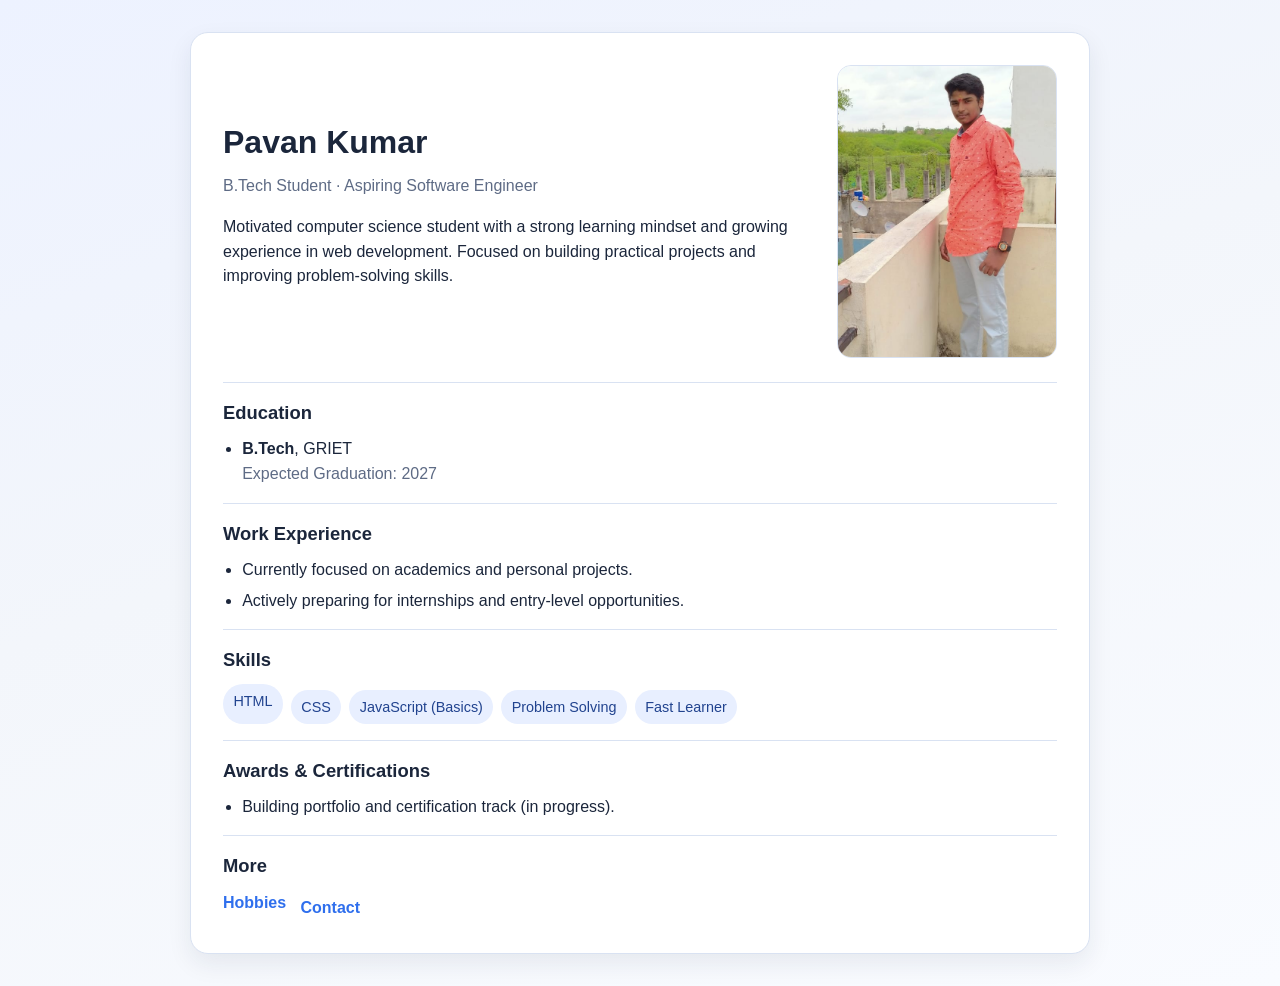
<file: index.html>
<!DOCTYPE html>
<html lang="en">
<head>
  <meta charset="UTF-8">
  <meta name="viewport" content="width=device-width, initial-scale=1.0">
  <title>Pavan Kumar | Resume</title>
  <link rel="stylesheet" href="./styles.css">
</head>
<body>
  <main class="page">
    <article class="card">
      <header class="header">
        <div>
          <h1>Pavan Kumar</h1>
          <p class="subtitle">B.Tech Student · Aspiring Software Engineer</p>
          <p>
            Motivated computer science student with a strong learning mindset and growing experience in web development.
            Focused on building practical projects and improving problem-solving skills.
          </p>
        </div>
        <img class="profile-photo" src="./photo.jpg" alt="Portrait of Pavan Kumar">
      </header>

      <section class="section">
        <h2>Education</h2>
        <ul>
          <li>
            <strong>B.Tech</strong>, GRIET
            <div class="meta">Expected Graduation: 2027</div>
          </li>
        </ul>
      </section>

      <section class="section">
        <h2>Work Experience</h2>
        <ul>
          <li>Currently focused on academics and personal projects.</li>
          <li>Actively preparing for internships and entry-level opportunities.</li>
        </ul>
      </section>

      <section class="section">
        <h2>Skills</h2>
        <ul class="tags">
          <li>HTML</li>
          <li>CSS</li>
          <li>JavaScript (Basics)</li>
          <li>Problem Solving</li>
          <li>Fast Learner</li>
        </ul>
      </section>

      <section class="section">
        <h2>Awards &amp; Certifications</h2>
        <ul>
          <li>Building portfolio and certification track (in progress).</li>
        </ul>
      </section>

      <section class="section">
        <h2>More</h2>
        <ul class="nav-links">
          <li><a href="./about.html">Hobbies</a></li>
          <li><a href="./contact.html">Contact</a></li>
        </ul>
      </section>
    </article>
  </main>
</body>
</html>
</file>
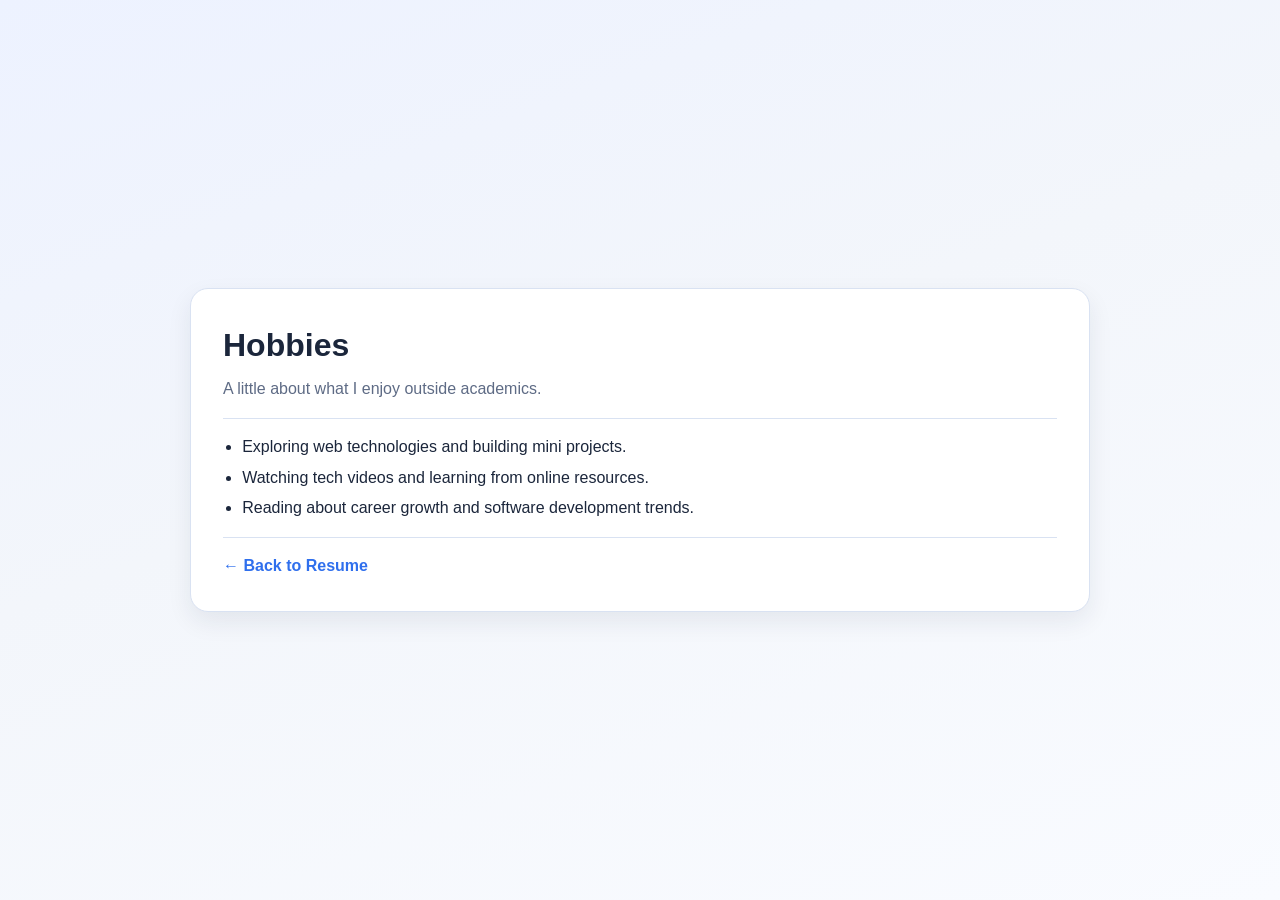
<file: about.html>
<!DOCTYPE html>
<html lang="en">
<head>
  <meta charset="UTF-8">
  <meta name="viewport" content="width=device-width, initial-scale=1.0">
  <title>Hobbies | Pavan Kumar</title>
  <link rel="stylesheet" href="./styles.css">
</head>
<body>
  <main class="page">
    <article class="card">
      <h1 class="page-title">Hobbies</h1>
      <p class="subtitle">A little about what I enjoy outside academics.</p>

      <section class="section">
        <ul>
          <li>Exploring web technologies and building mini projects.</li>
          <li>Watching tech videos and learning from online resources.</li>
          <li>Reading about career growth and software development trends.</li>
        </ul>
      </section>

      <section class="section">
        <a href="./index.html">← Back to Resume</a>
      </section>
    </article>
  </main>
</body>
</html>
</file>
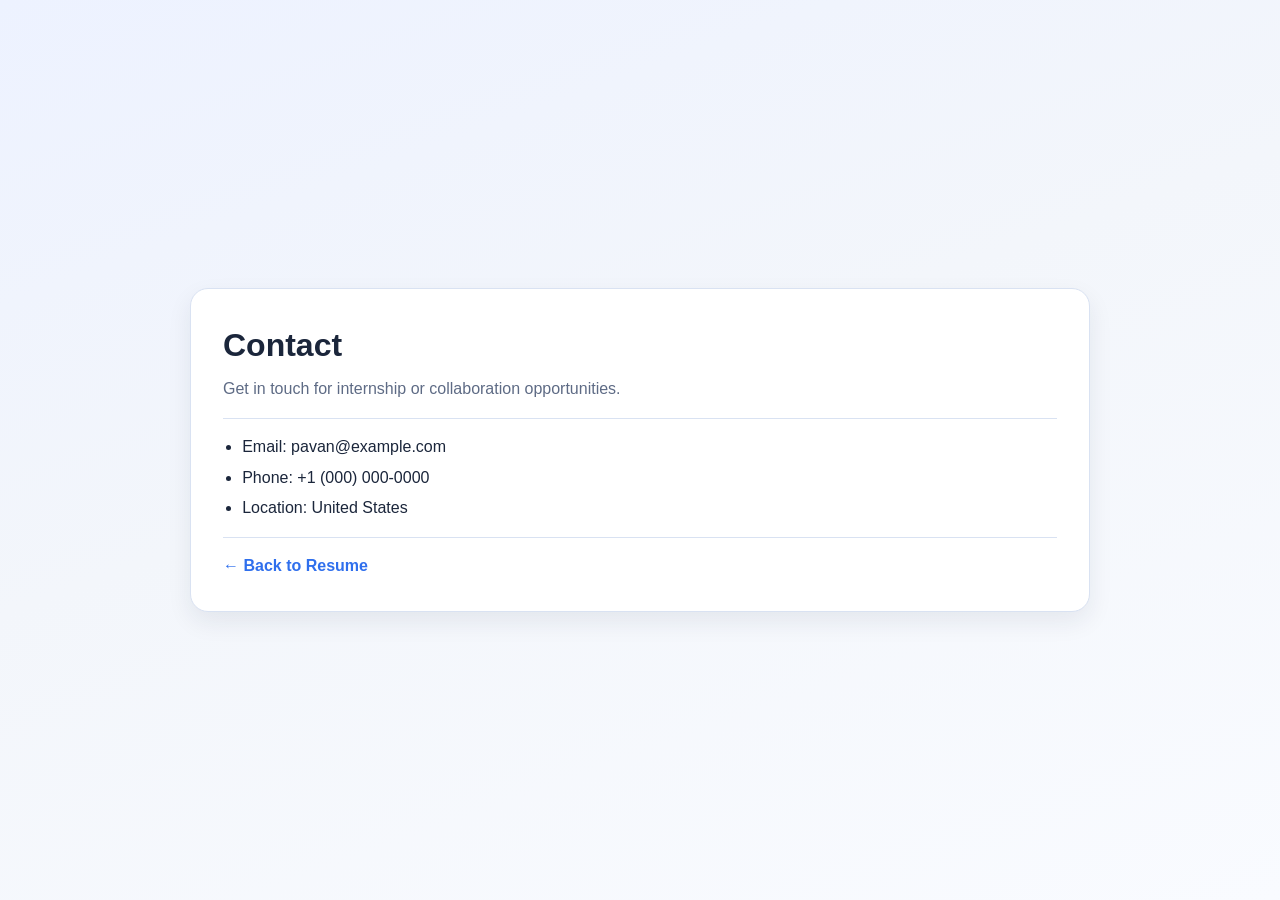
<file: contact.html>
<!DOCTYPE html>
<html lang="en">
<head>
  <meta charset="UTF-8">
  <meta name="viewport" content="width=device-width, initial-scale=1.0">
  <title>Contact | Pavan Kumar</title>
  <link rel="stylesheet" href="./styles.css">
</head>
<body>
  <main class="page">
    <article class="card">
      <h1 class="page-title">Contact</h1>
      <p class="subtitle">Get in touch for internship or collaboration opportunities.</p>

      <section class="section">
        <ul>
          <li>Email: pavan@example.com</li>
          <li>Phone: +1 (000) 000-0000</li>
          <li>Location: United States</li>
        </ul>
      </section>

      <section class="section">
        <a href="./index.html">← Back to Resume</a>
      </section>
    </article>
  </main>
</body>
</html>
</file>
<file: styles.css>
:root {
  --bg: #f3f6fb;
  --card: #ffffff;
  --text: #1b263b;
  --muted: #5e6b85;
  --accent: #2f6fed;
  --accent-soft: #e8efff;
  --border: #d9e2f2;
  --shadow: 0 10px 25px rgba(27, 38, 59, 0.08);
}

* {
  box-sizing: border-box;
}

body {
  margin: 0;
  font-family: "Inter", "Segoe UI", Roboto, Arial, sans-serif;
  color: var(--text);
  background: linear-gradient(160deg, #edf2ff 0%, var(--bg) 45%, #f9fbff 100%);
  line-height: 1.55;
}

.page {
  min-height: 100vh;
  display: flex;
  align-items: center;
  justify-content: center;
  padding: 2rem 1rem;
}

.card {
  width: min(900px, 100%);
  background: var(--card);
  border: 1px solid var(--border);
  border-radius: 18px;
  box-shadow: var(--shadow);
  padding: 2rem;
}

.header {
  display: grid;
  grid-template-columns: 1fr 220px;
  gap: 1.5rem;
  align-items: center;
  margin-bottom: 1.5rem;
}

h1 {
  margin: 0;
  font-size: clamp(1.8rem, 2.5vw, 2.4rem);
}

.subtitle {
  color: var(--muted);
  margin: 0.4rem 0 0;
}

.profile-photo {
  width: 100%;
  aspect-ratio: 3 / 4;
  object-fit: cover;
  border-radius: 14px;
  border: 1px solid var(--border);
}

.section {
  padding-top: 1rem;
  border-top: 1px solid var(--border);
  margin-top: 1rem;
}

h2 {
  font-size: 1.15rem;
  margin: 0 0 0.6rem;
}

ul {
  margin: 0;
  padding-left: 1.2rem;
}

li + li {
  margin-top: 0.35rem;
}

.meta {
  color: var(--muted);
}

.tags {
  display: flex;
  flex-wrap: wrap;
  gap: 0.5rem;
  list-style: none;
  padding: 0;
}

.tags li {
  background: var(--accent-soft);
  color: #21438f;
  padding: 0.35rem 0.65rem;
  border-radius: 999px;
  font-size: 0.9rem;
}

.nav-links {
  display: flex;
  gap: 0.9rem;
  padding-left: 0;
  list-style: none;
}

a {
  color: var(--accent);
  text-decoration: none;
  font-weight: 600;
}

a:hover {
  text-decoration: underline;
}

.page-title {
  margin-top: 0;
}

@media (max-width: 720px) {
  .card {
    padding: 1.25rem;
  }

  .header {
    grid-template-columns: 1fr;
  }

  .profile-photo {
    max-width: 220px;
  }
}
</file>
